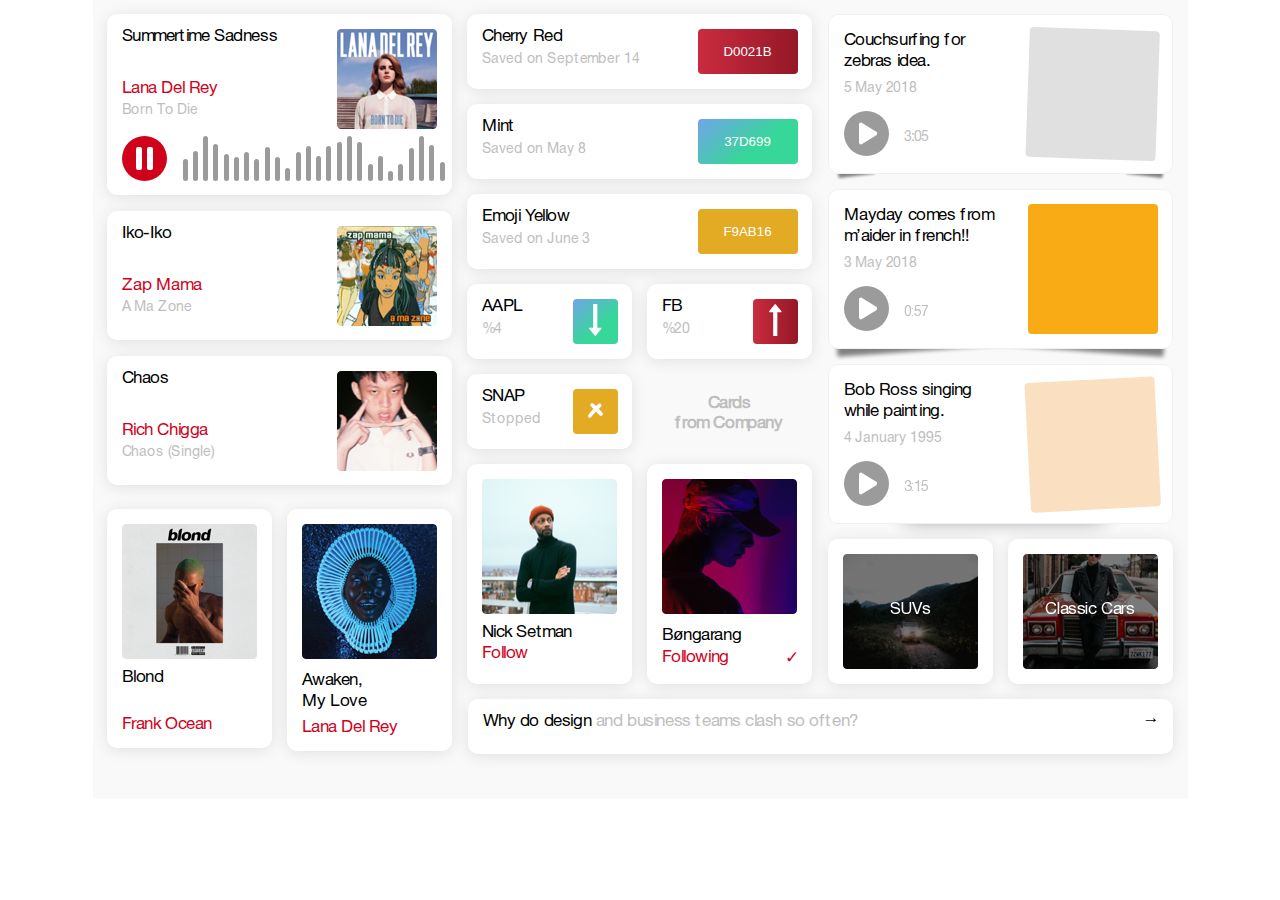
<file: 1/index.html>
<!DOCTYPE html>
<html lang="en">

<head>
  <meta charset="UTF-8">
  <meta name="viewport" content="width=device-width, initial-scale=1.0" />
  <meta http-equiv="X-UA-Compatible" content="ie=edge" />
  <title>HW5 Task 1</title>
  <link rel="stylesheet" href="css/styles.css" />
  <link rel="stylesheet" href="css/fonts.css" />
</head>

<body>
  <main class="wrapper">
    <div class="music-cards-wrapper">
      <div class="music-card clearfix">
        <div class="music-card__logo">
          <img src="./img/img1.png" alt="logo" class="logo" />
        </div>
        <div class="music-card__information">
          <p class="music-card__albom-title">Summertime Sadness</p>
          <p class="music-card__singer">Lana Del Rey</p>
          <p class="music-card__song-name">Born To Die</p>
        </div>
        <div class="music-card__player">
          <div class="pause-button">
            <input class="pause-button__check" type="checkbox" name="pause-button" id="pause-music" />
            <label for="pause-music" class="pause-button__check-custom">
              <img class="pause-button__img" src="img/Pause.svg" alt="pause icon"/>
            </label>
          </div>
          <div class="equalizer">
            <div class="equalizer__column">
              <div class="equalizer__level"></div>
            </div>
            <div class="equalizer__column">
              <div class="equalizer__level"></div>
            </div>
            <div class="equalizer__column">
              <div class="equalizer__level"></div>
            </div>
            <div class="equalizer__column">
              <div class="equalizer__level"></div>
            </div>
            <div class="equalizer__column">
              <div class="equalizer__level"></div>
            </div>
            <div class="equalizer__column">
              <div class="equalizer__level"></div>
            </div>
            <div class="equalizer__column">
              <div class="equalizer__level"></div>
            </div>
            <div class="equalizer__column">
              <div class="equalizer__level"></div>
            </div>
            <div class="equalizer__column">
              <div class="equalizer__level"></div>
            </div>
            <div class="equalizer__column">
              <div class="equalizer__level"></div>
            </div>
            <div class="equalizer__column">
              <div class="equalizer__level"></div>
            </div>
            <div class="equalizer__column">
              <div class="equalizer__level"></div>
            </div>
            <div class="equalizer__column">
              <div class="equalizer__level"></div>
            </div>
            <div class="equalizer__column">
              <div class="equalizer__level"></div>
            </div>
            <div class="equalizer__column">
              <div class="equalizer__level"></div>
            </div>
            <div class="equalizer__column">
              <div class="equalizer__level"></div>
            </div>
            <div class="equalizer__column">
              <div class="equalizer__level"></div>
            </div>
            <div class="equalizer__column">
              <div class="equalizer__level"></div>
            </div>
            <div class="equalizer__column">
              <div class="equalizer__level"></div>
            </div>
            <div class="equalizer__column">
              <div class="equalizer__level"></div>
            </div>
            <div class="equalizer__column">
              <div class="equalizer__level"></div>
            </div>
            <div class="equalizer__column">
              <div class="equalizer__level"></div>
            </div>
            <div class="equalizer__column">
              <div class="equalizer__level"></div>
            </div>
            <div class="equalizer__column">
              <div class="equalizer__level"></div>
            </div>
            <div class="equalizer__column">
              <div class="equalizer__level"></div>
            </div>
            <div class="equalizer__column">
              <div class="equalizer__level"></div>
            </div>
          </div>
        </div>
      </div>
      <div class="music-card clearfix">
        <div class="music-card__logo">
          <img src="./img/img2.png" alt="logo" class="logo" />
        </div>
        <div class="music-card__information">
          <p class="music-card__albom-title">Iko-Iko</p>
          <p class="music-card__singer">Zap Mama</p>
          <p class="music-card__song-name">A Ma Zone</p>
        </div>
      </div>
      <div class="music-card clearfix">
        <div class="music-card__logo">
          <img src="./img/img3.png" alt="logo" class="logo" />
        </div>
        <div class="music-card__information">
          <p class="music-card__albom-title">Chaos</p>
          <p class="music-card__singer">Rich Chigga</p>
          <p class="music-card__song-name">Chaos (Single)</p>
        </div>
      </div>
    </div>
    <div class="buttons-container">
      <div class="color-buttons-wrapper">
        <div class="card-color clearfix">
          <button class="button-color button-color--cherry">D0021B</button>
          <p class="card-color__name">Cherry Red</p>
          <p class="card-color__saved">Saved on September 14</p>
        </div>
        <div class="card-color clearfix">
          <button class="button-color button-color--mint">37D699</button>
          <p class="card-color__name">Mint</p>
          <p class="card-color__saved">Saved on May 8</p>
        </div>
        <div class="card-color clearfix">
          <button class="button-color button-color--yellow">F9AB16</button>
          <p class="card-color__name">Emoji Yellow</p>
          <p class="card-color__saved">Saved on June 3</p>
        </div>
      </div>

      <div class="stock-cards-wrapper">
        <div class="stock-card clearfix">
          <button class="button-color button-color--min button-color--mint">
            <img class="button-color__img" src="img/arrow-down.svg" alt="arrow down icon" />
          </button>
          <p class="stock-card__name">AAPL</p>
          <p class="stock-card__value">%4</p>
        </div>
        <div class="stock-card clearfix">
          <button class="button-color button-color--min button-color--cherry">
            <img class="button-color__img" src="img/arrow-up.svg" alt="arrow up icon" />
          </button>
          <p class="stock-card__name">FB</p>
          <p class="stock-card__value">%20</p>
        </div>
        <div class="stock-card clearfix">
          <button class="button-color button-color--min button-color--yellow">
            <img src="./img/cross.png" alt="check icon">
          </button>
          <p class="stock-card__name">SNAP</p>
          <p class="stock-card__value">Stopped</p>
        </div>
        <div class="card-company">
          <p class="card-company__text">Cards<br />from Company</p>
        </div>
      </div>
    </div>

    <div class="cards-recording-music-wrapper">
      <div class="card-recording-music clearfix">
        <svg class="card-recording-music__figure-wrapper">
          <rect class="card-recording-music__figure" x="23" y="0" rx="4" ry="4" width="130" height="130"
            style="fill:#E0E0E0;stroke:#E0E0E0;stroke-width:0; opacity: 1; transform: rotate(2deg);" />
        </svg>
        <div class="card-recording-music__content-wrapper">
          <p class="card-recording-music__title">Couchsurfing for zebras idea.</p>
          <p class="card-recording-music__date">5 May 2018</p>
          <div class="play-button">
            <input class="play-button__check" type="checkbox" name="play-button" id="play-music-first" />
              <label for="play-music-first" class="play-button__check-custom">
                <img class="play-button__img" src="img/Play.svg" alt="play icon" />
              </label>
          </div>
          <p class="card-recording-music__time">3:05</p>
        </div>
      </div>
      <div class="card-recording-music clearfix">
        <div class="card-recording-music__img-wrapper">
          <svg class="card-recording-music__figure-wrapper">
            <rect class="card-recording-music__figure" x="21" y="3" rx="4" ry="4" width="130" height="130"
              style="fill:#f9ab16;stroke:#f9ab16;stroke-width:0;opacity: 1;" />
          </svg>
        </div>
        <p class="card-recording-music__title">Mayday comes from m’aider in french!!</p>
        <p class="card-recording-music__date">3 May 2018</p>
        <div class="play-button">
          <input class="play-button__check" type="checkbox" name="play-button" id="play-music-second" />
          <label for="play-music-second" class="play-button__check-custom">
            <img class="play-button__img" src="img/Play.svg" alt="play icon" />
          </label>
        </div>
        <p class="card-recording-music__time">0:57</p>
      </div>
      <div class="card-recording-music clearfix">
        <div class="card-recording-music__img-wrapper">
          <svg class="card-recording-music__figure-wrapper">
            <rect class="card-recording-music__figure" x="17" y="8" rx="4" ry="4" width="130" height="130"
              style="fill:#fadfc0;stroke:#fadfc0;stroke-width:0;opacity: 1;transform: rotate(-3deg);" />
          </svg>
        </div>
        <p class="card-recording-music__title">Bob Ross singing while painting.</p>
        <p class="card-recording-music__date">4 January 1995</p>
        <div class="play-button">
          <input class="play-button__check" type="checkbox" name="play-button" id="play-music-third" />
          <label for="play-music-third" class="play-button__check-custom">
            <img class="play-button__img" src="img/Play.svg" alt="play icon" />
          </label>
        </div>
        <p class="card-recording-music__time">3:15</p>
      </div>
    </div>

    <div class="cards-music-albom-wrapper">
      <div class="card-music-albom clearfix">
        <div class="card-music-albom__wrapper">
          <img src="./img/img4.png" alt="logo" class="card-music-albom__img" />
        </div>
        <div class="card-music-albom__information">
          <p class="card-music-albom__albom-title">Blond</p>
          <p class="card-music-albom__singer">Frank Ocean</p>
        </div>
      </div>
      <div class="card-music-albom clearfix">
        <div class="card-music-albom__wrapper">
          <img src="./img/img5.png" alt=";logo" class="card-music-albom__img" />
        </div>
        <div class="card-music-albom__information">
          <p class="card-music-albom__albom-title card-music-albom__albom-title--less-margin">Awaken,<br /> My Love</p>
          <p class="card-music-albom__singer">Lana Del Rey</p>
        </div>
      </div>
    </div>
    <div class="cards-category-wrapper">
      <div class="card-category">
        <img src="./img/img8.png" alt="category SUVs" class="card-category__img" />
        <p class="card-category__title">SUVs</p>
      </div>
      <div class="card-category">
        <img src="./img/img9.png" alt="category Classic" class="card-category__img" />
        <p class="card-category__title">Classic Cars</p>
      </div>
    </div>

    <div class="cards-profile-wrapper">
      <div class="card-profile-following clearfix">
        <div class="card-profile-following__img-wrapper">
          <img src="./img/img6.png" alt="logo" class="card-profile-following__img" />
        </div>
        <div class="card-profile-following__information">
          <p class="card-profile-following__singer">Nick Setman</p>
          <p class="card-profile-following__following">Follow</p>
        </div>
      </div>
      <div class="card-profile-following clearfix">
        <div class="card-profile-following__img-wrapper">
          <img src="./img/img7.png" alt="logo" class="card-profile-following__img" />
        </div>
        <div class="card-profile-following__information">
          <p class="card-profile-following__singer">Bøngarang</p>
          <img class="check-icon" src="img/check.svg" alt="check" />
          <p class="card-profile-following__following">Following</p>
        </div>
      </div>
    </div>


    <div class="card-search">
      <img class="card-search__arrow" src="img/arrow-left.svg" alt="arrow left icon" />
      <p class="card-search__text"><span class="card-search__text card-search__text--highlight">Why do design</span> and
        business teams clash so often?</p>
    </div>

  </main>
</body>

</html>
</file>
<file: 1/css/styles.css>
* {
  margin: 0;
  padding: 0;
  outline: none;
}

.clearfix:after {
  content: "";
  display: block;
  clear: both;
}

.wrapper {
  background: #f9f9f9;
  font-family: "Helvetica", sans-serif;
  font-size: 17px;
  letter-spacing: -0.41px;
  color: #bebebe;
  width: 1066px;
  height: 770px;
  margin: 0 auto;
  padding: 14px 15px 15px 14px;
}

.button-color {
  width: 100px;
  height: 45px;
  text-align: center;
  -webkit-box-sizing: border-box;
  box-sizing: border-box;
  border: none;
  border-radius: 4px;
  color: #ffffff;
  font-family: "Helveetica", sans-serif;
  -webkit-transition: 0.3s;
  transition: 0.3s;
  cursor: pointer;
  -webkit-transform: translateX(1px);
  transform: translateX(1px);
}

.button-color:hover {
  -webkit-transform: scale(1.1);
  transform: scale(1.1);
}

.button-color--min {
  width: 45px;
  height: 45px;
}

.button-color--cherry {
  background: rgb(201, 38, 58);
  background: -webkit-gradient(
    linear,
    left top,
    right top,
    from(rgba(201, 38, 58, 0.9780287114845938)),
    to(rgba(148, 24, 39, 1))
  );
  background: linear-gradient(
    90deg,
    rgba(201, 38, 58, 0.9780287114845938) 0%,
    rgba(148, 24, 39, 1) 100%
  );
}

.button-color--mint {
  background: #37d699;
  background: linear-gradient(
    140deg,
    rgba(19, 104, 218, 0.6) 0%,
    rgba(55, 214, 153, 1) 60%
  );
}

.button-color--yellow {
  background: #e3aa24;
}

.music-card,
.card-music-albom,
.card-color,
.stock-card,
.card-profile-following,
.card-category,
.card-search {
  border-radius: 10px;
  -webkit-box-shadow: 0 2px 15px 0 rgba(0, 0, 0, 0.1);
  box-shadow: 0 2px 15px 0 rgba(0, 0, 0, 0.1);
  background: #ffffff;
  padding: 15px;
  -webkit-box-sizing: border-box;
  box-sizing: border-box;
}

.music-card,
.card-music-albom,
.card-profile-following,
.card-category,
.card-search {
  -webkit-transition: 0.3s;
  transition: 0.3s;
  cursor: pointer;
}

.music-card:hover,
.card-music-albom:hover,
.card-profile-following:hover,
.card-category:hover,
.card-search:hover {
  -webkit-transform: scale(1.05);
  transform: scale(1.05);
  -webkit-box-shadow: 0 3px 5px rgb(85, 78, 78);
  box-shadow: 0 3px 5px rgb(85, 78, 78);
}

.card-search:hover {
  background: #f5f4f4;
}

.card-recording-music:hover {
  -webkit-box-shadow: 0px 3px 5px rgb(85, 78, 78);
  box-shadow: 0px 3px 5px rgb(85, 78, 78);
}

.card-recording-music:hover:nth-child(1):before,
.card-recording-music:hover:nth-child(1):after,
.card-recording-music:hover:nth-child(2):before,
.card-recording-music:hover:nth-child(2):after,
.card-recording-music:hover:nth-child(3):after {
  display: none;
}

.music-card {
  width: 345px;
  margin-bottom: 16px;
  padding: 15px 15px 10px;
}

.music-card:nth-child(3) {
  margin-bottom: 0px;
}

.music-card__albom-title,
.card-music-albom__albom-title,
.card-color__name,
.stock-card__name,
.card-profile-following__singer,
.card-recording-music__title {
  color: #000000;
  margin-bottom: 36px;
  cursor: default;
}

.card-recording-music__title {
  margin-bottom: 10px;
  line-height: 21px;
}

.card-recording-music__content-wrapper {
  max-width: 170px;
}

.card-color__name,
.stock-card__name {
  margin-bottom: 8px;
}

.music-card__singer,
.card-music-albom__singer,
.card-profile-following__following {
  color: #d0021b;
  margin-bottom: 7px;
}

.card-music-albom__singer,
.card-profile-following__following {
  margin-bottom: 0;
}

.check-icon {
  float: right;
}

.card-profile-following__singer {
  margin-top: 7px;
  margin-bottom: 5px;
}

.music-card__song-name,
.card-color__saved,
.stock-card__value,
.card-recording-music__date,
.pause-button__custom,
.play-button__custom {
  letter-spacing: -0.15px;
  font-size: 14px;
  cursor: default;
}

.card-recording-music__date {
  margin-bottom: 15px;
}

.card-recording-music__time {
  position: absolute;
  bottom: 28px;
  left: 75px;
  font-size: 14px;
}

.music-card__logo,
.button-color,
.card-recording-music__figure-wrapper,
.card-search__arrow {
  float: right;
}

.card-recording-music__figure-wrapper {
  max-width: 160px;
  max-height: 140px;
  -webkit-transform: translate(10px, -4px);
  transform: translate(10px, -4px);
}

.equalizer {
  height: 45px;
  display: inline-block;
  position: absolute;
}

.music-card__player {
  margin-top: 18px;
}

.equalizer__column {
  display: inline-block;
  width: 5px;
  height: 45px;
  background: #9b9b9b;
  border-radius: 5px;
  margin-right: 0.7px;
  -webkit-box-sizing: border-box;
  box-sizing: border-box;
  overflow: hidden;
  -webkit-transform: rotate(180deg);
  transform: rotate(180deg);
}

@-webkit-keyframes equalize {
  0% {
    height: 30%;
  }

  4% {
    height: 25%;
  }

  8% {
    height: 40%;
  }

  12% {
    height: 50%;
  }

  16% {
    height: 30%;
  }

  20% {
    height: 50%;
  }

  24% {
    height: 40%;
  }

  28% {
    height: 10%;
  }

  32% {
    height: 40%;
  }

  36% {
    height: 60%;
  }

  40% {
    height: 30%;
  }

  44% {
    height: 40%;
  }

  48% {
    height: 70%;
  }

  52% {
    height: 30%;
  }

  56% {
    height: 10%;
  }

  60% {
    height: 30%;
  }

  64% {
    height: 50%;
  }

  68% {
    height: 60%;
  }

  72% {
    height: 70%;
  }

  76% {
    height: 80%;
  }

  80% {
    height: 70%;
  }

  84% {
    height: 50%;
  }

  88% {
    height: 60%;
  }

  92% {
    height: 70%;
  }

  96% {
    height: 80%;
  }

  100% {
    height: 100%;
  }
}

@keyframes equalize {
  0% {
    height: 30%;
  }

  4% {
    height: 25%;
  }

  8% {
    height: 40%;
  }

  12% {
    height: 50%;
  }

  16% {
    height: 30%;
  }

  20% {
    height: 50%;
  }

  24% {
    height: 40%;
  }

  28% {
    height: 10%;
  }

  32% {
    height: 40%;
  }

  36% {
    height: 60%;
  }

  40% {
    height: 30%;
  }

  44% {
    height: 40%;
  }

  48% {
    height: 70%;
  }

  52% {
    height: 30%;
  }

  56% {
    height: 10%;
  }

  60% {
    height: 30%;
  }

  64% {
    height: 50%;
  }

  68% {
    height: 60%;
  }

  72% {
    height: 70%;
  }

  76% {
    height: 80%;
  }

  80% {
    height: 70%;
  }

  84% {
    height: 50%;
  }

  88% {
    height: 60%;
  }

  92% {
    height: 70%;
  }

  96% {
    height: 80%;
  }

  100% {
    height: 100%;
  }
}

.equalizer__column:last-child {
  margin-right: 0;
}

.equalizer__column:nth-child(1) {
  height: 22px;
  -webkit-animation-duration: 1.9s;
  animation-duration: 1.9s;
}

.equalizer__column:nth-child(2) {
  height: 30px;
  -webkit-animation-duration: 1.3s;
  animation-duration: 1.3s;
}

.equalizer__column:nth-child(4) {
  height: 37px;
  -webkit-animation-duration: 0.9s;
  animation-duration: 0.9s;
}

.equalizer__column:nth-child(5) {
  height: 27px;
  -webkit-animation-duration: 1.5s;
  animation-duration: 1.5s;
}

.equalizer__column:nth-child(6) {
  height: 24px;
  -webkit-animation-duration: 1.6s;
  animation-duration: 1.6s;
}

.equalizer__column:nth-child(7) {
  height: 29px;
  -webkit-animation-duration: 2.3s;
  animation-duration: 2.3s;
}

.equalizer__column:nth-child(8) {
  height: 22px;
  -webkit-animation-duration: 1.6s;
  animation-duration: 1.6s;
}

.equalizer__column:nth-child(9) {
  height: 34px;
  -webkit-animation-duration: 0.7s;
  animation-duration: 0.7s;
}

.equalizer__column:nth-child(10) {
  height: 24px;
  -webkit-animation-duration: 1.9s;
  animation-duration: 1.9s;
}

.equalizer__column:nth-child(11) {
  height: 13px;
  -webkit-animation-duration: 1.5s;
  animation-duration: 1.5s;
}

.equalizer__column:nth-child(12) {
  height: 29px;
  -webkit-animation-duration: 1.3s;
  animation-duration: 1.3s;
}

.equalizer__column:nth-child(13) {
  height: 35px;
  -webkit-animation-duration: 1.1s;
  animation-duration: 1.1s;
}

.equalizer__column:nth-child(14) {
  height: 25px;
  -webkit-animation-duration: 1.6s;
  animation-duration: 1.6s;
}

.equalizer__column:nth-child(15) {
  height: 35px;
  -webkit-animation-duration: 1.7s;
  animation-duration: 1.7s;
}

.equalizer__column:nth-child(16) {
  height: 39px;
  -webkit-animation-duration: 1.3s;
  animation-duration: 1.3s;
}

.equalizer__column:nth-child(17) {
  height: 45px;
  -webkit-animation-duration: 0.8s;
  animation-duration: 0.8s;
}

.equalizer__column:nth-child(18) {
  height: 39px;
  -webkit-animation-duration: 1.6s;
  animation-duration: 1.6s;
}

.equalizer__column:nth-child(19) {
  height: 17px;
  -webkit-animation-duration: 1.5s;
  animation-duration: 1.5s;
}

.equalizer__column:nth-child(20) {
  height: 25px;
  -webkit-animation-duration: 2s;
  animation-duration: 2s;
}

.equalizer__column:nth-child(21) {
  height: 10px;
  -webkit-animation-duration: 1.1s;
  animation-duration: 1.1s;
}

.equalizer__column:nth-child(22) {
  height: 17px;
  -webkit-animation-duration: 0.8s;
  animation-duration: 0.8s;
}

.equalizer__column:nth-child(23) {
  height: 33px;
  -webkit-animation-duration: 1.7s;
  animation-duration: 1.7s;
}

.equalizer__column:nth-child(24) {
  height: 45px;
  -webkit-animation-duration: 1.6s;
  animation-duration: 1.6s;
}

.equalizer__column:nth-child(25) {
  height: 36px;
  -webkit-animation-duration: 1.3s;
  animation-duration: 1.3s;
}

.equalizer__column:nth-child(26) {
  height: 19px;
  -webkit-animation-duration: 1.5s;
  animation-duration: 1.5s;
}

.equalizer__level {
  background: #d0021b;
  -webkit-animation: equalize 1.25s steps(25, end) 0s infinite;
  animation: equalize 1.25s steps(25, end) 0s infinite;
}

.card-music-albom {
  width: 165px;
  float: left;
  margin-right: 15px;
}

.card-music-albom:nth-child(2) {
  margin-right: 0;
}

.card-music-albom__singer {
  color: #d0021b;
}

.card-color {
  width: 345px;
  height: 75px;
  margin-bottom: 15px;
  -webkit-transition: 0.5s;
  transition: 0.5s;
}

.card-color:hover {
  -webkit-box-shadow: inset 0 0px 4px rgba(0, 0, 0, 0.1);
  box-shadow: inset 0 0px 4px rgba(0, 0, 0, 0.1);
}

.stock-card {
  width: 165px;
  height: 75px;
  margin-bottom: 15px;
  margin-right: 15px;
  float: left;
  -webkit-transition: 0.5s;
  transition: 0.5s;
  cursor: pointer;
}

.stock-card:active {
  -webkit-animation-name: rotate;
  animation-name: rotate;
  -webkit-animation-duration: 1s;
  animation-duration: 1s;
}

@-webkit-keyframes rotate {
  0% {
    -webkit-transform: rotateY(0deg);
    transform: rotateY(0deg);
  }

  20% {
    -webkit-transform: rotateY(45deg);
    transform: rotateY(45deg);
  }

  40% {
    -webkit-transform: rotateY(90deg);
    transform: rotateY(90deg);
  }

  60% {
    -webkit-transform: rotateY(135deg);
    transform: rotateY(135deg);
  }

  60% {
    -webkit-transform: rotateY(180deg);
    transform: rotateY(180deg);
  }

  80% {
    -webkit-transform: rotateY(270deg);
    transform: rotateY(270deg);
  }

  100% {
    -webkit-transform: rotateY(360deg);
    transform: rotateY(360deg);
  }
}

@keyframes rotate {
  0% {
    -webkit-transform: rotateY(0deg);
    transform: rotateY(0deg);
  }

  20% {
    -webkit-transform: rotateY(45deg);
    transform: rotateY(45deg);
  }

  40% {
    -webkit-transform: rotateY(90deg);
    transform: rotateY(90deg);
  }

  60% {
    -webkit-transform: rotateY(135deg);
    transform: rotateY(135deg);
  }

  60% {
    -webkit-transform: rotateY(180deg);
    transform: rotateY(180deg);
  }

  80% {
    -webkit-transform: rotateY(270deg);
    transform: rotateY(270deg);
  }

  100% {
    -webkit-transform: rotateY(360deg);
    transform: rotateY(360deg);
  }
}

.card-company {
  width: 165px;
  height: 75px;
  float: right;
  text-align: center;
  font-size: 17px;
  font-weight: 600;
  padding-top: 15px;
}

.card-company__text {
  display: inline-block;
  line-height: 20px;
  -webkit-transform: translateY(5px);
  transform: translateY(5px);
  cursor: default;
}

.stock-card:nth-child(2n) {
  margin-right: 0;
}

.card-profile-following {
  width: 165px;
  height: 220px;
  margin-right: 15px;
  float: left;
}

.card-profile-following:nth-child(2) {
  margin-right: 0;
}

.card-recording-music {
  position: relative;
  width: 345px;
  height: 160px;
  border: 1px solid #f0f0f0;
  border-radius: 10px;
  background-color: #ffffff;
  -webkit-box-sizing: border-box;
  box-sizing: border-box;
  margin-bottom: 15px;
  padding: 15px;
  cursor: pointer;
  -webkit-transition: 0.5s;
  transition: 0.5s;
}

.card-recording-music:nth-child(1):after {
  content: "";
  position: absolute;
  bottom: 8px;
  left: 11px;
  display: block;
  width: 28px;
  height: 20px;
  -webkit-box-shadow: 0px 7px 3px 4px rgba(10, 10, 10, 0.5);
  box-shadow: 0px 7px 3px 4px rgba(10, 10, 10, 0.5);
  -webkit-transform: rotate(-7deg);
  transform: rotate(-7deg);
  z-index: -1;
}

.card-recording-music:nth-child(1):before {
  content: "";
  position: absolute;
  bottom: 8px;
  right: 11px;
  display: block;
  width: 28px;
  height: 20px;
  -webkit-box-shadow: 0px 7px 3px 4px rgba(10, 10, 10, 0.5);
  box-shadow: 0px 7px 3px 4px rgba(10, 10, 10, 0.5);
  -webkit-transform: rotate(7deg);
  transform: rotate(7deg);
  z-index: -1;
}

.card-recording-music:nth-child(2):after {
  content: "";
  position: absolute;
  bottom: 8px;
  left: 11px;
  display: block;
  width: 160px;
  height: 20px;
  -webkit-box-shadow: 0px 7px 4px 4px rgba(10, 10, 10, 0.5);
  box-shadow: 0px 7px 4px 4px rgba(10, 10, 10, 0.5);
  -webkit-transform: rotate(-4deg);
  transform: rotate(-4deg);
  z-index: -1;
}

.card-recording-music:nth-child(2):before {
  content: "";
  position: absolute;
  bottom: 8px;
  right: 11px;
  display: block;
  width: 160px;
  height: 20px;
  -webkit-box-shadow: 0px 7px 4px 4px rgba(10, 10, 10, 0.5);
  box-shadow: 0px 7px 4px 4px rgba(10, 10, 10, 0.5);
  -webkit-transform: rotate(4deg);
  transform: rotate(4deg);
  z-index: -1;
}

.card-recording-music:nth-child(3):after {
  content: "";
  position: absolute;
  bottom: 11px;
  left: 75px;
  display: block;
  width: 200px;
  height: 20px;
  -webkit-box-shadow: 0px 8px 20px -1px rgba(10, 10, 10, 0.5);
  box-shadow: 0px 8px 20px -1px rgba(10, 10, 10, 0.5);
  z-index: -1;
}

.card-search__text--highlight {
  color: #000000;
}

.icon {
  display: inline-block;
  width: 1em;
  height: 1em;
  stroke-width: 0;
  stroke: currentColor;
  fill: currentColor;
}

.card-category {
  position: relative;
  width: 165px;
  height: 145px;
  text-align: center;
  float: left;
  margin-right: 15px;
  -webkit-transition: 0.5s;
  transition: 0.5s;
}

.card-category:hover {
  -webkit-transform: rotate(360deg);
  transform: rotate(360deg);
}

.card-category:nth-child(2) {
  margin-right: 0;
}

.card-category__img {
  width: 100%;
  height: 100%;
}

.card-category .card-category__title {
  color: #ffffff;
  position: absolute;
  top: 50%;
  left: 50%;
  min-width: 120px;
  -webkit-transform: translate(-50%, -60%);
  transform: translate(-50%, -60%);
}

.play-button,
.pause-button {
  display: inline-block;
  position: relative;
  margin-right: 16px;
  width: 45px;
  height: 45px;
}

.play-button__img,
.pause-button__img{
  cursor: pointer;
}

.play-button__check,
.pause-button__check {
  display: none;
}

.pause-button__check:checked + .pause-button__check-custom:after {
  display: block;
  content: url("../img/Play.png");
  position: absolute;
  top: 50%;
  left: 50%;
  -webkit-transform: translate(-50%, -47%);
  transform: translate(-50%, -47%);
  cursor: pointer;
}

.play-button__check:checked + .play-button__check-custom:after {
  display: block;
  content: url("../img/Pause.png");
  position: absolute;
  top: 50%;
  left: 50%;
  -webkit-transform: translate(-50%, -47%);
  transform: translate(-50%, -47%);
  cursor: pointer;
}

.stock-cards-wrapper {
  max-width: 345px;
}

.music-cards-wrapper {
  float: left;
  margin-right: 15px;
}

.color-buttons-wrapper {
  float: left;
  margin-right: 15px;
}

.cards-recording-music-wrapper {
  float: right;
  margin-bottom: 15px;
  opacity: 0.9999;
}

.buttons-container {
  float: left;
  max-width: 345px;
}

.cards-profile-wrapper {
  display: inline-block;
}

.cards-music-albom-wrapper {
  float: left;
  clear: right;
  -webkit-transform: translateY(-45px);
  transform: translateY(-45px);
}

.cards-category-wrapper {
  float: right;
}

.card-search {
  float: right;
  width: 705px;
  height: 55px;
}

.card-music-albom__information {
  -webkit-transform: translateY(7px);
  transform: translateY(7px);
  padding-bottom: 7px;
}

.card-music-albom__albom-title {
  margin-bottom: 31px;
}

.card-music-albom__albom-title--less-margin {
  margin-bottom: 8px;
  line-height: 21px;
}

.cards-category-wrapper {
  -webkit-transform: translateY(-15px);
  transform: translateY(-15px);
}
</file>
<file: 1/css/fonts.css>
@font-face {
  font-family: 'icomoon';
  src:  url('fonts/icomoon.eot?a0wlzr');
  src:  url('fonts/icomoon.eot?a0wlzr#iefix') format('embedded-opentype'),
    url('fonts/icomoon.ttf?a0wlzr') format('truetype'),
    url('fonts/icomoon.woff?a0wlzr') format('woff'),
    url('fonts/icomoon.svg?a0wlzr#icomoon') format('svg');
  font-weight: normal;
  font-style: normal;
  font-display: block;
}

@font-face {
  font-family: 'Helvetica';
  font-weight: normal;
  font-style: normal;
  src:  url('../fonts/HelveticaRegular.eot');
  src:  url('../fonts/HelveticaRegular.eot?#iefix') format('embedded-opentype'),
    url('../fonts/HelveticaRegular.ttf') format('truetype'),
    url('../fonts/HelveticaRegular.woff') format('woff');
}
</file>
